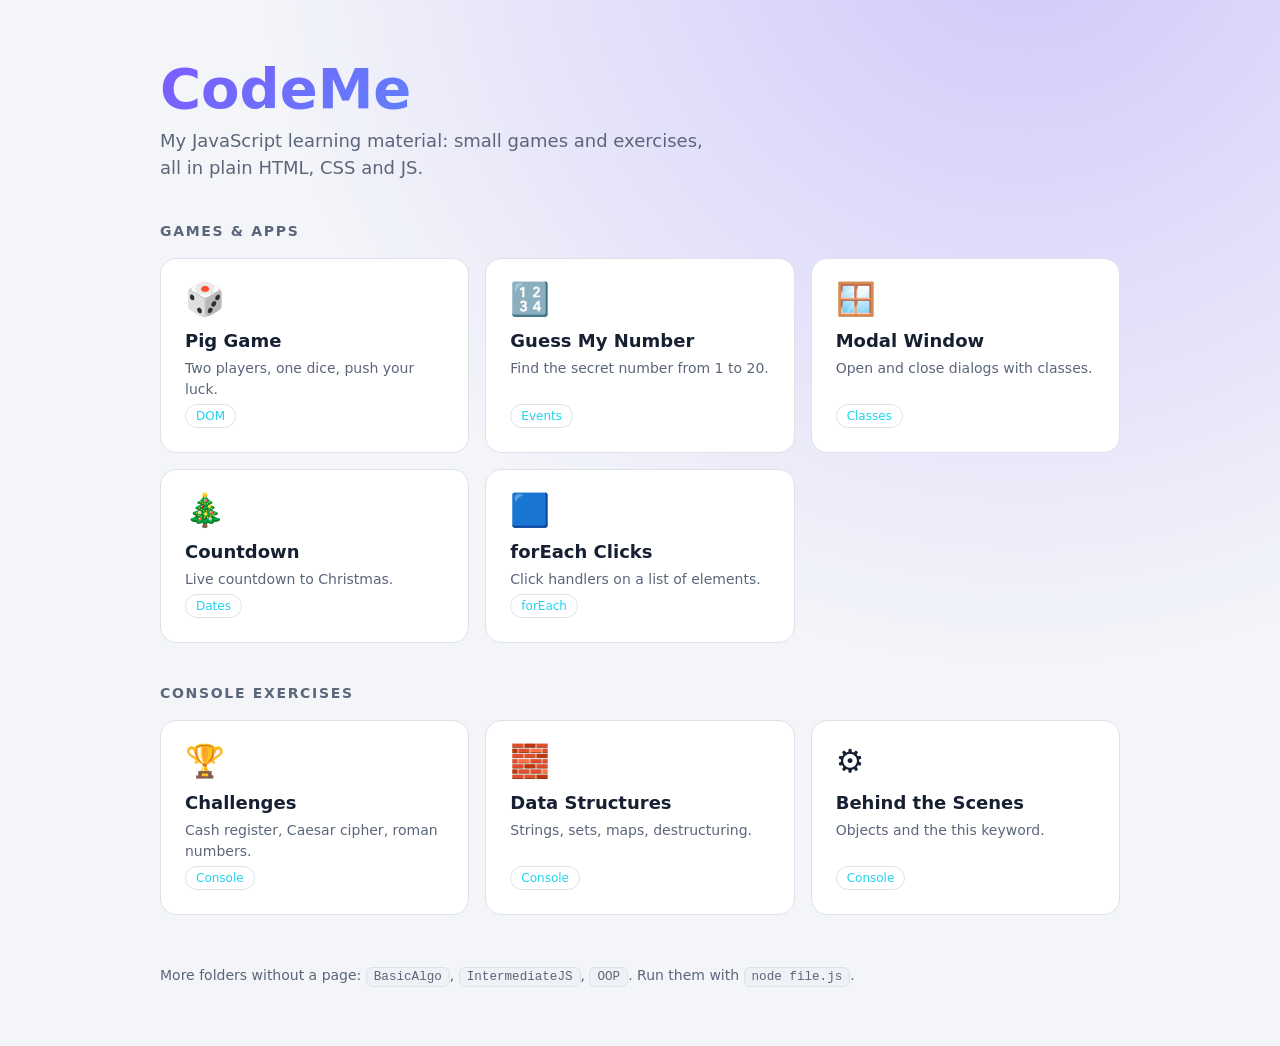
<file: index.html>
<!DOCTYPE html>
<html lang="en">

<head>
    <meta charset="UTF-8">
    <meta name="viewport" content="width=device-width, initial-scale=1.0">
    <title>CodeMe - JavaScript Practice</title>
    <link rel="stylesheet" href="theme.css">
    <style>
        body {
            padding: clamp(2rem, 6vw, 6rem) 1.6rem;
            background-image: radial-gradient(circle at 80% -10%, rgb(124 92 255 / 0.3), transparent 50%);
            background-repeat: no-repeat;
        }

        main {
            max-width: 96rem;
            margin: 0 auto;
        }

        h1 {
            margin: 0 0 0.8rem;
            font-size: clamp(3.2rem, 8vw, 5.6rem);
            line-height: 1.05;
            background: var(--accent-grad);
            -webkit-background-clip: text;
            background-clip: text;
            color: transparent;
        }

        .lead {
            margin: 0 0 4rem;
            max-width: 56rem;
            color: var(--muted);
            font-size: 1.8rem;
        }

        h2 {
            margin: 4rem 0 1.6rem;
            font-size: 1.4rem;
            letter-spacing: 0.12em;
            text-transform: uppercase;
            color: var(--muted);
        }

        .cards {
            display: grid;
            grid-template-columns: repeat(auto-fill, minmax(26rem, 1fr));
            gap: 1.6rem;
            margin: 0;
            padding: 0;
            list-style: none;
        }

        .cards a {
            display: flex;
            flex-direction: column;
            gap: 0.4rem;
            height: 100%;
            padding: 2.4rem;
            color: var(--text);
            text-decoration: none;
            background: var(--surface);
            border: 1px solid var(--border);
            border-radius: var(--radius);
            transition: transform 0.2s, border-color 0.2s, box-shadow 0.2s;
        }

        .cards a:hover,
        .cards a:focus-visible {
            transform: translateY(-4px);
            border-color: var(--accent);
            box-shadow: var(--shadow);
        }

        .emoji {
            font-size: 3.2rem;
            line-height: 1;
            margin-bottom: 0.8rem;
        }

        .cards strong {
            font-size: 1.8rem;
        }

        .cards small {
            color: var(--muted);
            font-size: 1.4rem;
        }

        .tag {
            align-self: flex-start;
            margin-top: auto;
            padding: 0.2rem 1rem;
            font-size: 1.2rem;
            color: var(--accent-2);
            border: 1px solid var(--border);
            border-radius: 999px;
        }

        footer {
            margin-top: 5rem;
            color: var(--muted);
            font-size: 1.4rem;
        }
    </style>
</head>

<body>
    <main>
        <h1>CodeMe</h1>
        <p class="lead">My JavaScript learning material: small games and exercises, all in plain HTML, CSS and JS.</p>

        <h2>Games &amp; apps</h2>
        <ul class="cards">
            <li><a href="Basics/PigGame/index.html"><span class="emoji">🎲</span><strong>Pig Game</strong><small>Two players, one dice, push your luck.</small><span class="tag">DOM</span></a></li>
            <li><a href="Basics/GuessNumber/index.html"><span class="emoji">🔢</span><strong>Guess My Number</strong><small>Find the secret number from 1 to 20.</small><span class="tag">Events</span></a></li>
            <li><a href="Basics/ModalWindow/index.html"><span class="emoji">🪟</span><strong>Modal Window</strong><small>Open and close dialogs with classes.</small><span class="tag">Classes</span></a></li>
            <li><a href="Basics/Countdown/index.html"><span class="emoji">🎄</span><strong>Countdown</strong><small>Live countdown to Christmas.</small><span class="tag">Dates</span></a></li>
            <li><a href="OOP/simpleForEach/index.html"><span class="emoji">🟦</span><strong>forEach Clicks</strong><small>Click handlers on a list of elements.</small><span class="tag">forEach</span></a></li>
        </ul>

        <h2>Console exercises</h2>
        <ul class="cards">
            <li><a href="Challenges/index.html"><span class="emoji">🏆</span><strong>Challenges</strong><small>Cash register, Caesar cipher, roman numbers.</small><span class="tag">Console</span></a></li>
            <li><a href="DataStructures/index.html"><span class="emoji">🧱</span><strong>Data Structures</strong><small>Strings, sets, maps, destructuring.</small><span class="tag">Console</span></a></li>
            <li><a href="BehindScenes/index.html"><span class="emoji">⚙️</span><strong>Behind the Scenes</strong><small>Objects and the this keyword.</small><span class="tag">Console</span></a></li>
        </ul>

        <footer>More folders without a page: <code>BasicAlgo</code>, <code>IntermediateJS</code>, <code>OOP</code>. Run them with <code>node file.js</code>.</footer>
    </main>
</body>

</html>
</file>
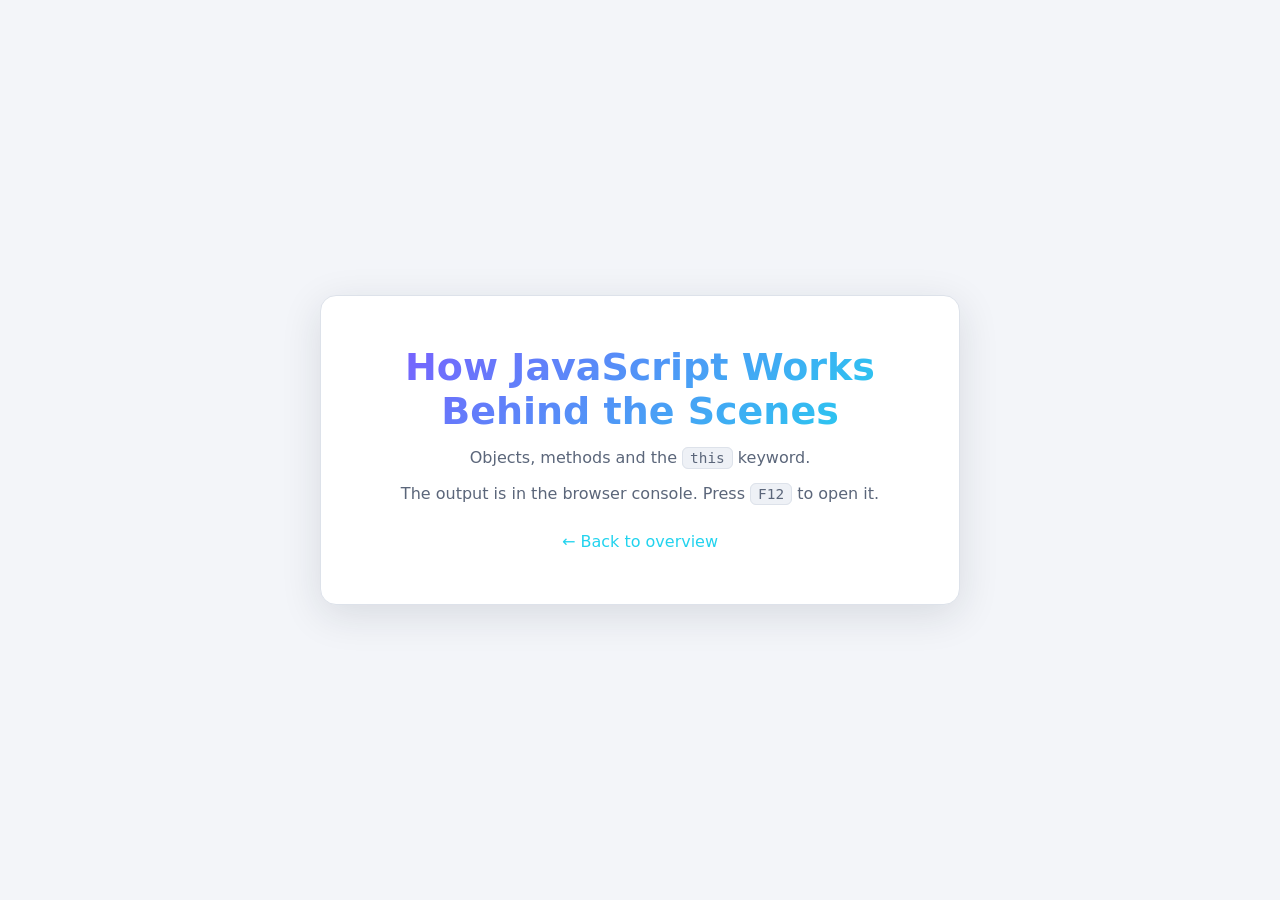
<file: BehindScenes/index.html>
<!DOCTYPE html>
<html lang="en">

<head>
    <meta charset="UTF-8" />
    <meta name="viewport" content="width=device-width, initial-scale=1.0" />
    <title>How JavaScript Works Behind the Scenes</title>
    <link rel="stylesheet" href="../theme.css" />
</head>

<body class="page">
    <main class="page-card">
        <h1>How JavaScript Works Behind the Scenes</h1>
        <p>Objects, methods and the <code>this</code> keyword.</p>
        <p>The output is in the browser console. Press <kbd>F12</kbd> to open it.</p>
        <a class="back" href="../index.html">&larr; Back to overview</a>
    </main>
    <script src="script.js"></script>
</body>

</html>
</file>
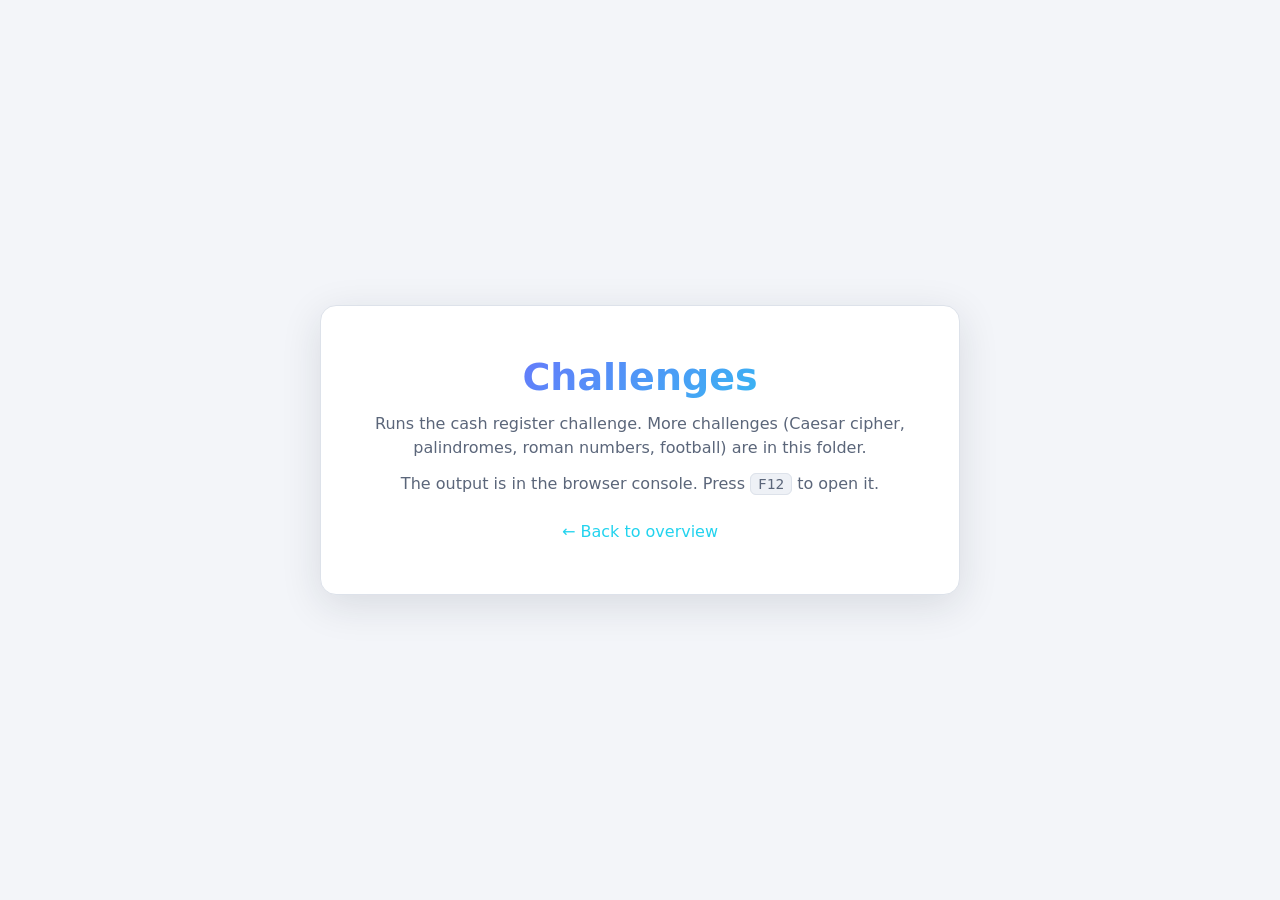
<file: Challenges/index.html>
<!DOCTYPE html>
<html lang="en">

<head>
  <meta charset="UTF-8" />
  <meta name="viewport" content="width=device-width, initial-scale=1.0" />
  <title>Challenges</title>
  <link rel="stylesheet" href="../theme.css" />
</head>

<body class="page">
  <main class="page-card">
    <h1>Challenges</h1>
    <p>Runs the cash register challenge. More challenges (Caesar cipher, palindromes, roman numbers, football) are in this folder.</p>
    <p>The output is in the browser console. Press <kbd>F12</kbd> to open it.</p>
    <a class="back" href="../index.html">&larr; Back to overview</a>
  </main>
  <script src="cashRegister.js"></script>
</body>

</html>
</file>
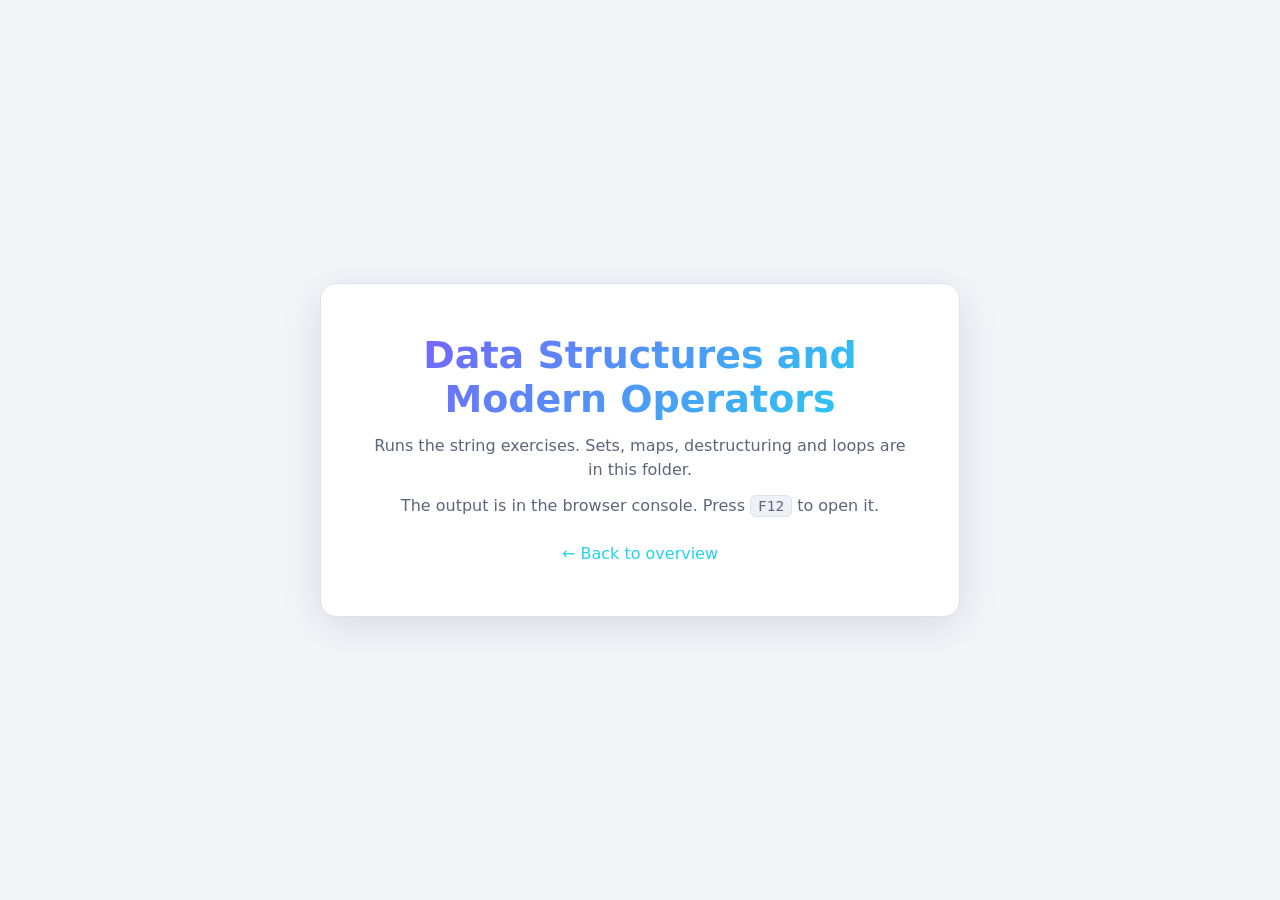
<file: DataStructures/index.html>
<!DOCTYPE html>
<html lang="en">

<head>
  <meta charset="UTF-8" />
  <meta name="viewport" content="width=device-width, initial-scale=1.0" />
  <title>Data Structures and Modern Operators</title>
  <link rel="stylesheet" href="../theme.css" />
</head>

<body class="page">
  <main class="page-card">
    <h1>Data Structures and Modern Operators</h1>
    <p>Runs the string exercises. Sets, maps, destructuring and loops are in this folder.</p>
    <p>The output is in the browser console. Press <kbd>F12</kbd> to open it.</p>
    <a class="back" href="../index.html">&larr; Back to overview</a>
  </main>
  <script src="strings2.js"></script>
</body>

</html>
</file>
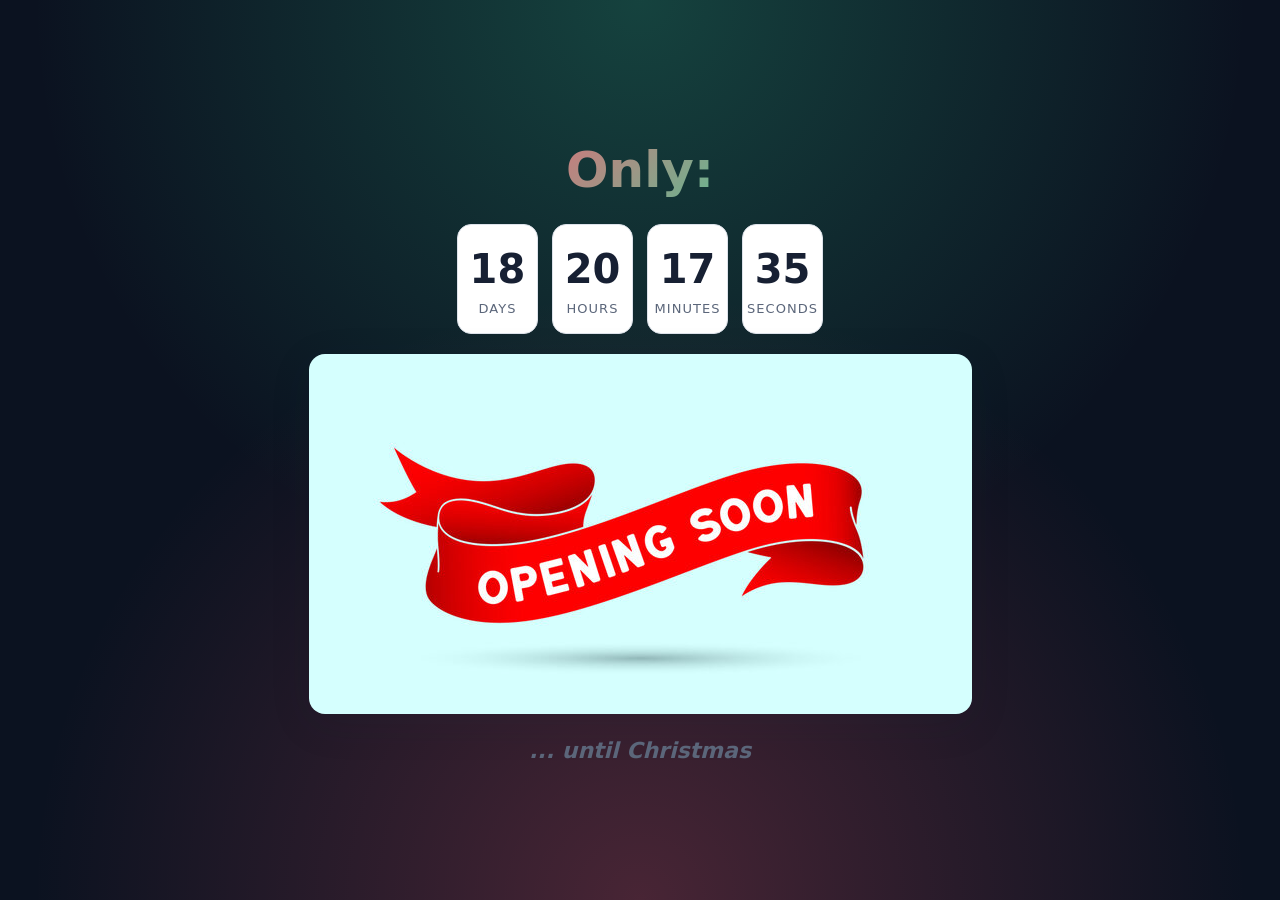
<file: Basics/Countdown/index.html>
<!DOCTYPE html>
<html lang="en">

<head>
    <meta charset="UTF-8">
    <meta name="viewport" content="width=device-width, initial-scale=1.0">
    <title>Christmas Countdown</title>
    <link rel="stylesheet" href="../../theme.css">
    <link rel="stylesheet" href="style.css">
</head>

<body>
    <section class="coming-soon">
        <div>
            <h2>Only:</h2>
            <div class="countdown">
                <div class="container-day">
                    <h3 class="day">Time</h3>
                    <h3>Days</h3>
                </div>
                <div class="container-day">
                    <h3 class="hour">Time</h3>
                    <h3>Hours</h3>
                </div>
                <div class="container-day">
                    <h3 class="minute">Time</h3>
                    <h3>Minutes</h3>
                </div>
                <div class="container-day">
                    <h3 class="second">Time</h3>
                    <h3>Seconds</h3>
                </div>
            </div>
        </div>
        <img class="waiting" src="example.png" alt="Waiting for Christmas">
        <h3 class="christmas">... until Christmas</h3>
    </section>
    <script src="app.js"></script>
</body>

</html>
</file>
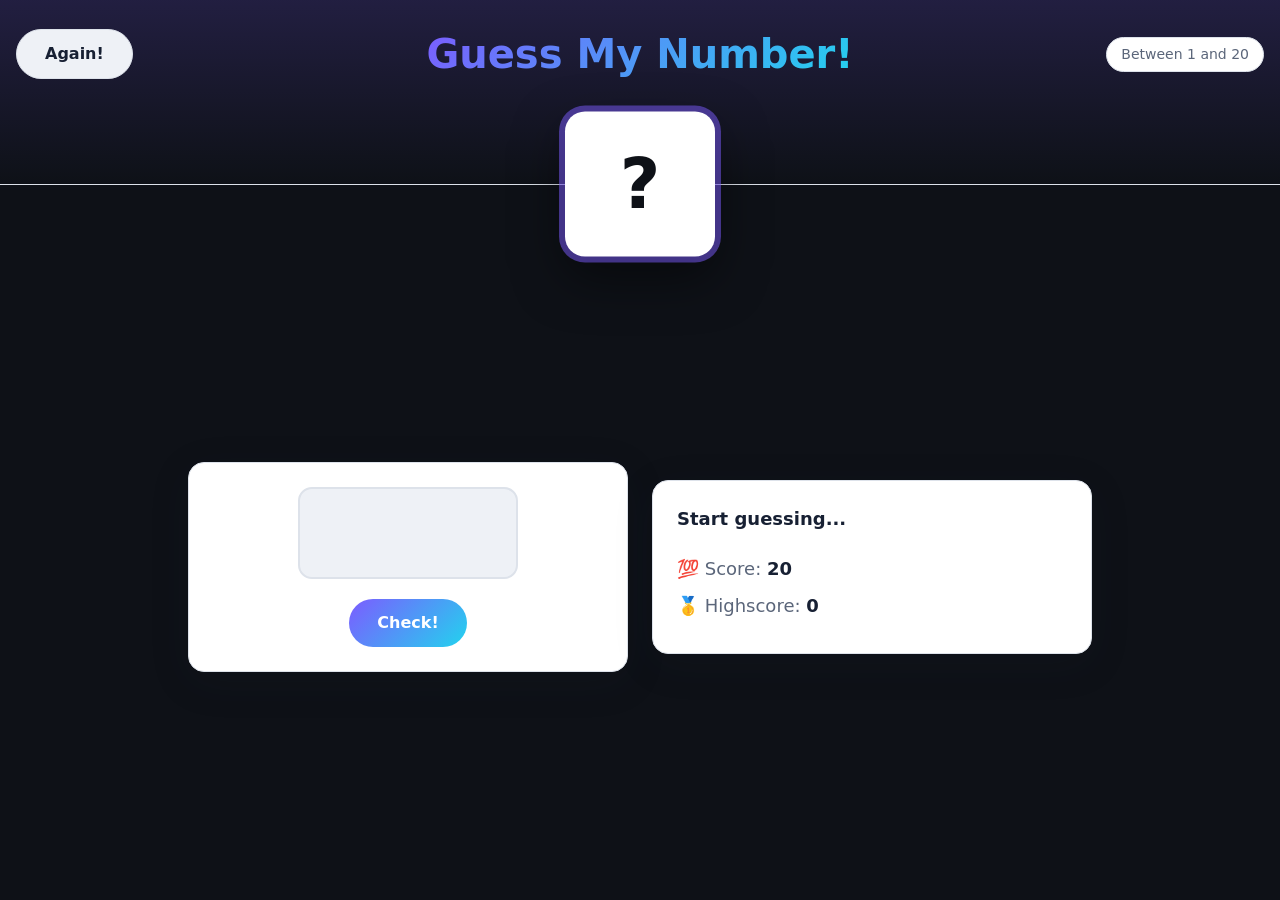
<file: Basics/GuessNumber/index.html>
<!DOCTYPE html>
<html lang="en">
  <head>
    <meta charset="UTF-8" />
    <meta name="viewport" content="width=device-width, initial-scale=1.0" />
    <link rel="stylesheet" href="../../theme.css" />
    <link rel="stylesheet" href="style.css" />
    <title>Guess My Number!</title>
  </head>
  <body>
    <header>
      <h1>Guess My Number!</h1>
      <p class="between">Between 1 and 20</p>
      <button class="btn again">Again!</button>
      <div class="number">?</div>
    </header>
    <main>
      <section class="left">
        <input type="number" class="guess" aria-label="Your guess" />
        <button class="btn check">Check!</button>
      </section>
      <section class="right">
        <p class="message">Start guessing...</p>
        <p class="label-score">💯 Score: <span class="score">20</span></p>
        <p class="label-highscore">
          🥇 Highscore: <span class="highscore">0</span>
        </p>
      </section>
    </main>
    <script src="script.js"></script>
  </body>
</html>
</file>
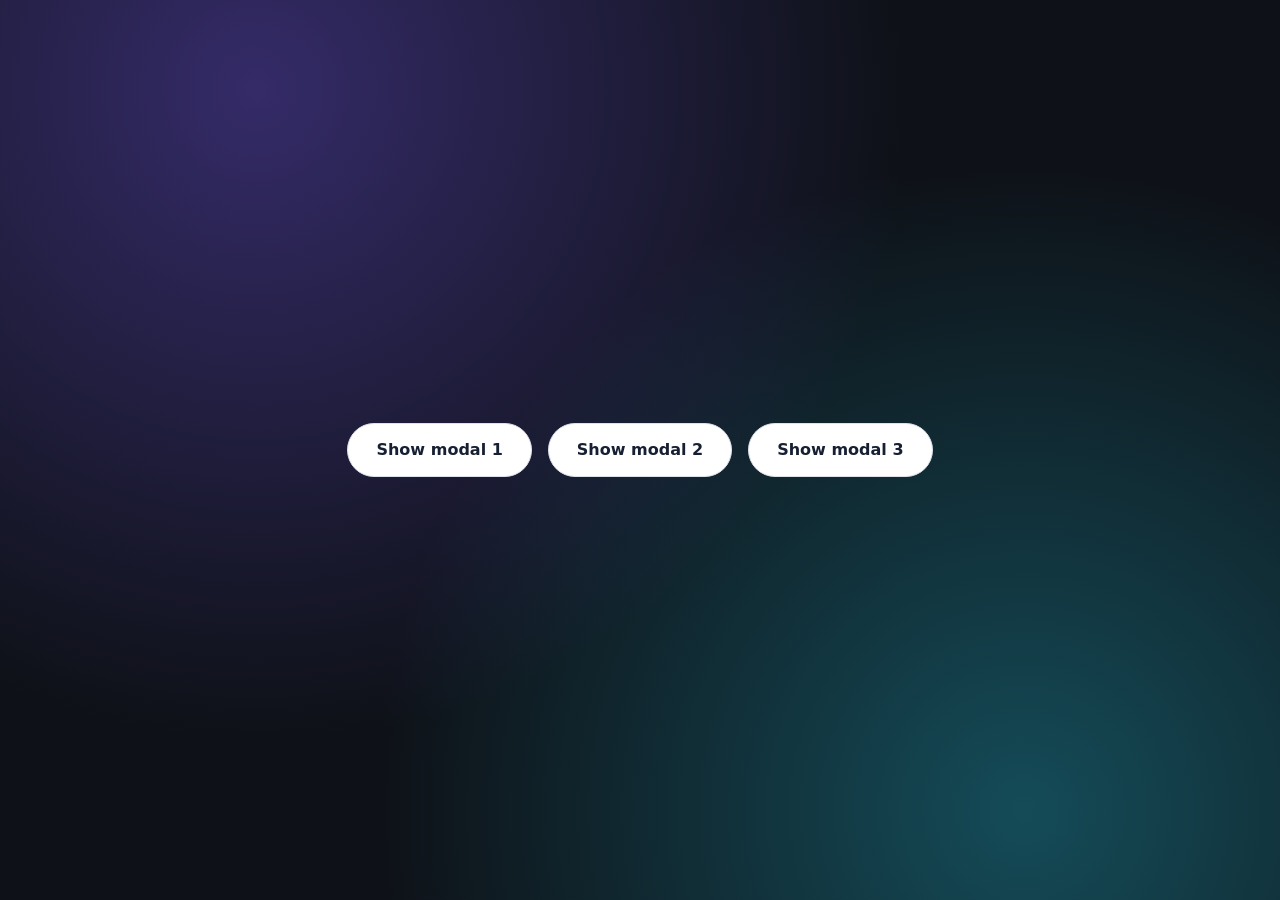
<file: Basics/ModalWindow/index.html>
<!DOCTYPE html>
<html lang="en">

<head>
  <meta charset="UTF-8" />
  <meta name="viewport" content="width=device-width, initial-scale=1.0" />
  <link rel="stylesheet" href="../../theme.css" />
  <link rel="stylesheet" href="style.css" />
  <title>Modal window</title>
</head>

<body>
  <button class="show-modal">Show modal 1</button>
  <button class="show-modal">Show modal 2</button>
  <button class="show-modal">Show modal 3</button>

  <div class="modal hidden" role="dialog" aria-modal="true" aria-labelledby="modal-title">
    <button class="close-modal" aria-label="Close">&times;</button>
    <h1 id="modal-title">I'm a modal window 😍</h1>
    <p>
      Lorem ipsum dolor sit amet, consectetur adipisicing elit, sed do eiusmod
      tempor incididunt ut labore et dolore magna aliqua. Ut enim ad minim
      veniam, quis nostrud exercitation ullamco laboris nisi ut aliquip ex ea
      commodo consequat. Duis aute irure dolor in reprehenderit in voluptate
      velit esse cillum dolore eu fugiat nulla pariatur. Excepteur sint
      occaecat cupidatat non proident, sunt in culpa qui officia deserunt
      mollit anim id est laborum.
    </p>
  </div>
  <div class="overlay hidden"></div>

  <script src="script.js"></script>
</body>

</html>
</file>
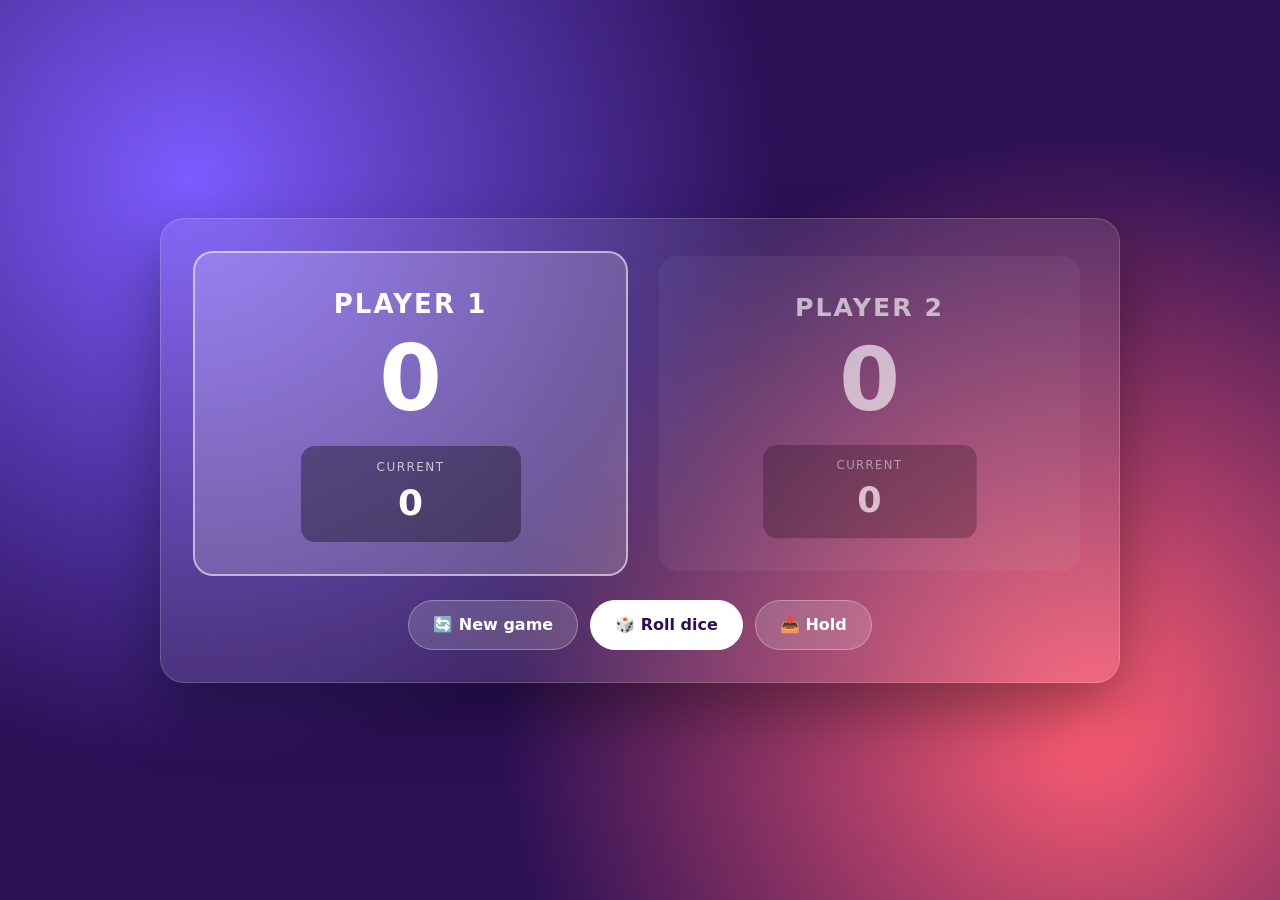
<file: Basics/PigGame/index.html>
<!DOCTYPE html>
<html lang="en">
  <head>
    <meta charset="UTF-8" />
    <meta name="viewport" content="width=device-width, initial-scale=1.0" />
    <link rel="stylesheet" href="../../theme.css" />
    <link rel="stylesheet" href="style.css" />
    <title>Pig Game</title>
  </head>
  <body>
    <main>
      <div class="board">
        <section class="player player--0 player--active">
          <h2 class="name" id="name--0">Player 1</h2>
          <p class="score" id="score--0">0</p>
          <div class="current">
            <p class="current-label">Current</p>
            <p class="current-score" id="current--0">0</p>
          </div>
        </section>
        <section class="player player--1">
          <h2 class="name" id="name--1">Player 2</h2>
          <p class="score" id="score--1">0</p>
          <div class="current">
            <p class="current-label">Current</p>
            <p class="current-score" id="current--1">0</p>
          </div>
        </section>
      </div>

      <div class="controls">
        <img src="dice-5.png" alt="Playing dice" class="dice" />
        <div class="actions">
          <button class="btn btn--new">🔄 New game</button>
          <button class="btn btn--roll">🎲 Roll dice</button>
          <button class="btn btn--hold">📥 Hold</button>
        </div>
      </div>
    </main>
    <script src="script.js"></script>
  </body>
</html>
</file>
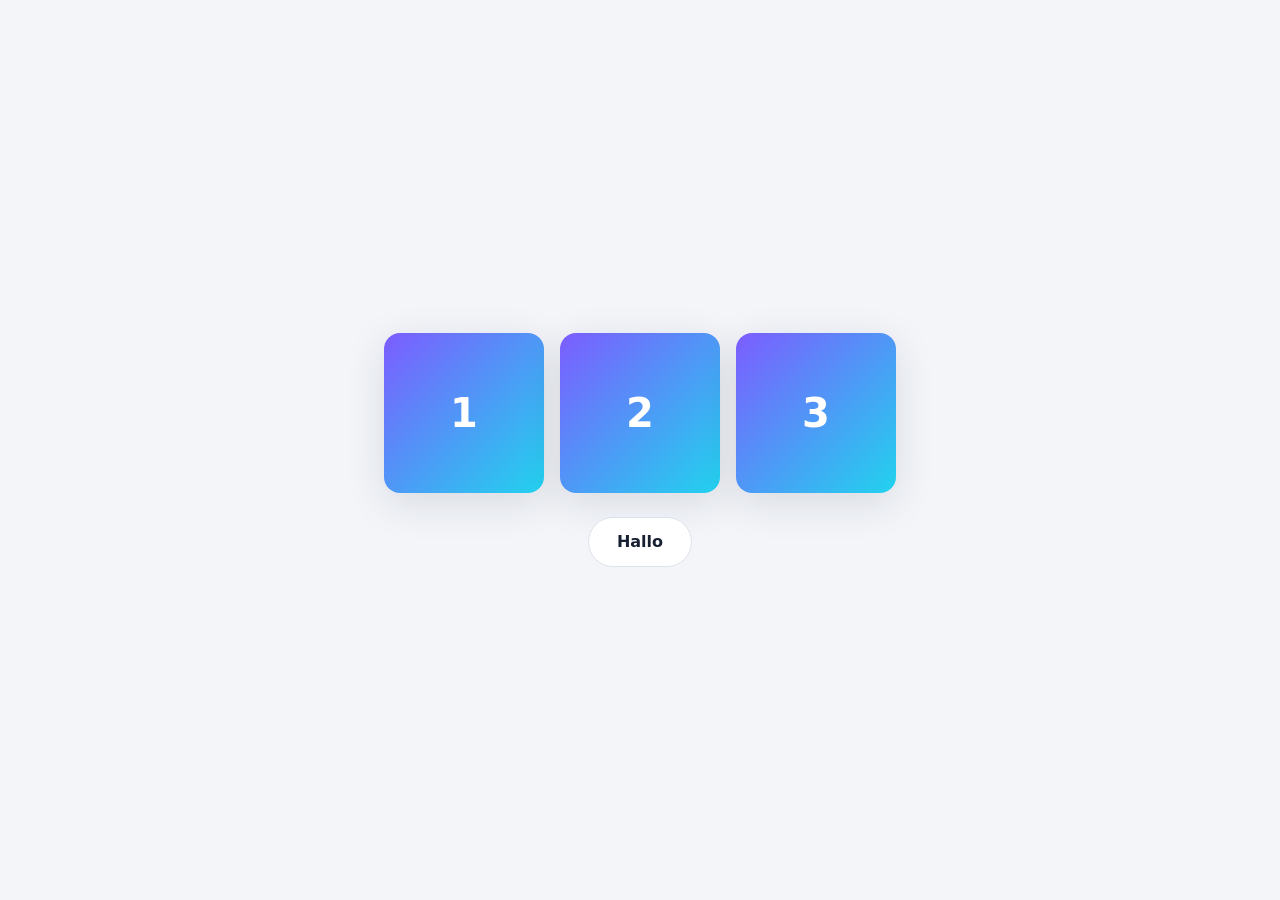
<file: OOP/simpleForEach/index.html>
<!DOCTYPE html>
<html lang="en">

<head>
    <meta charset="UTF-8">
    <meta name="viewport" content="width=device-width, initial-scale=1.0">
    <title>forEach with click events</title>
    <link rel="stylesheet" href="../../theme.css">
    <link rel="stylesheet" href="foreach.css">
</head>

<body>
    <div class="grid">
        <div class="square" id="1">1</div>
        <div class="square" id="2">2</div>
        <div class="square" id="3">3</div>
    </div>

    <button id="myTest">Hallo</button>
    <script src="foreach.js"></script>
</body>

</html>
</file>
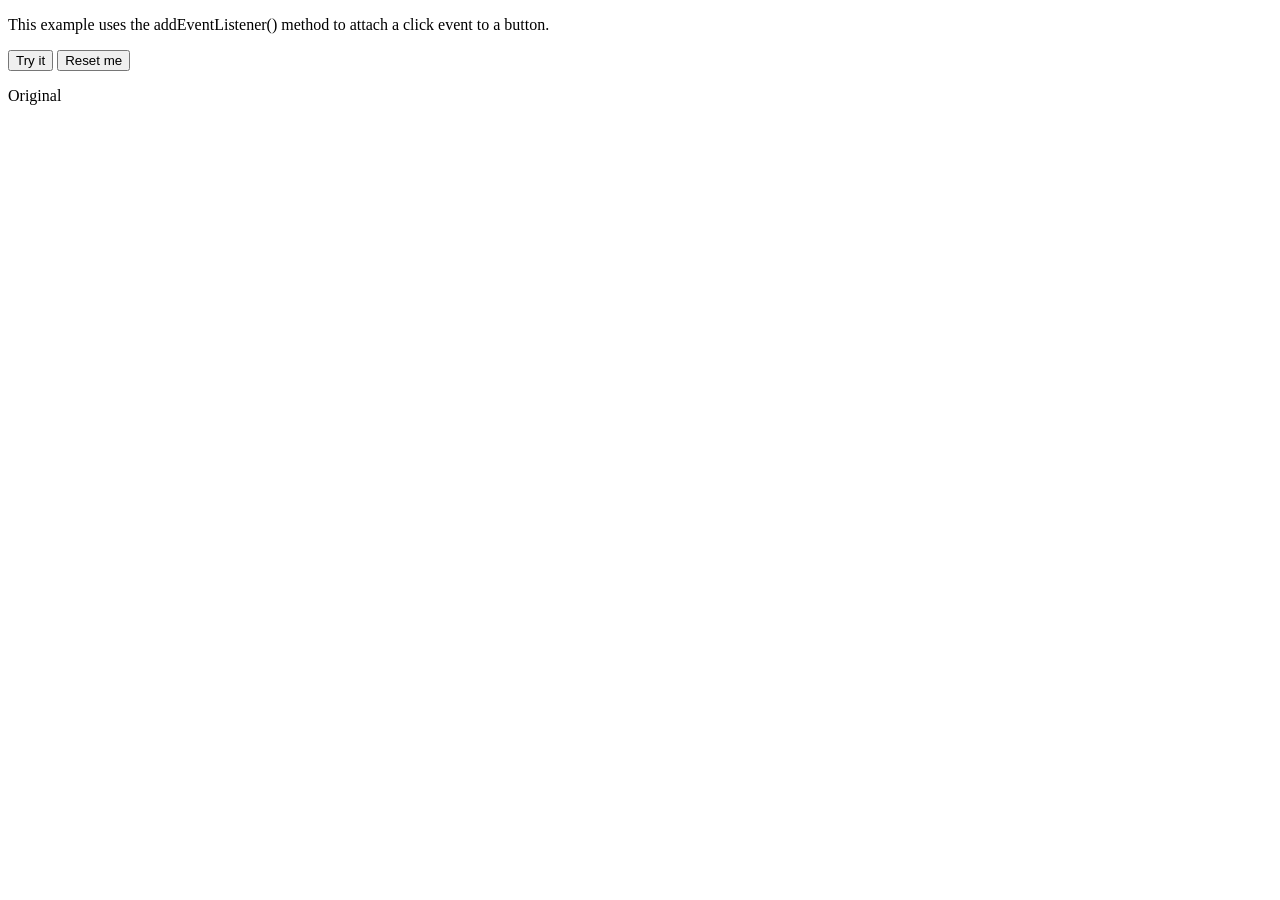
<file: OOP/simpleElementChange.html>
<!DOCTYPE html>
<html>

<body>

    <p>This example uses the addEventListener() method to attach a click event to a button.</p>

    <button id="myBtn">Try it</button>
    <button id="myBtn2">Reset me</button>

    <!-- <p><strong>Note:</strong> The addEventListener() method is not supported in Internet Explorer 8 and earlier
        versions.</p> -->

    <p id="demo">Original</p>

    <script>

        // einmal die Variable target definiert, ist einfacher zum lesen
        // und dann in 2 Varianten umgesetzt einmal lang mit document...  und einmal nur mit variabler
        const target = document.getElementById("demo");
        document.getElementById("myBtn").addEventListener("click", function () {
            target.innerHTML = "Hello World";
        });

        const secondOne = document.getElementById("myBtn2");
        secondOne.addEventListener("click", function () {
            target.innerHTML = "Original";
        });

    // function clickOutcome() {
    // console.log("Hallo again oder so");
    // alert("You did it");
    // }

    </script>

</body>

</html>
</file>
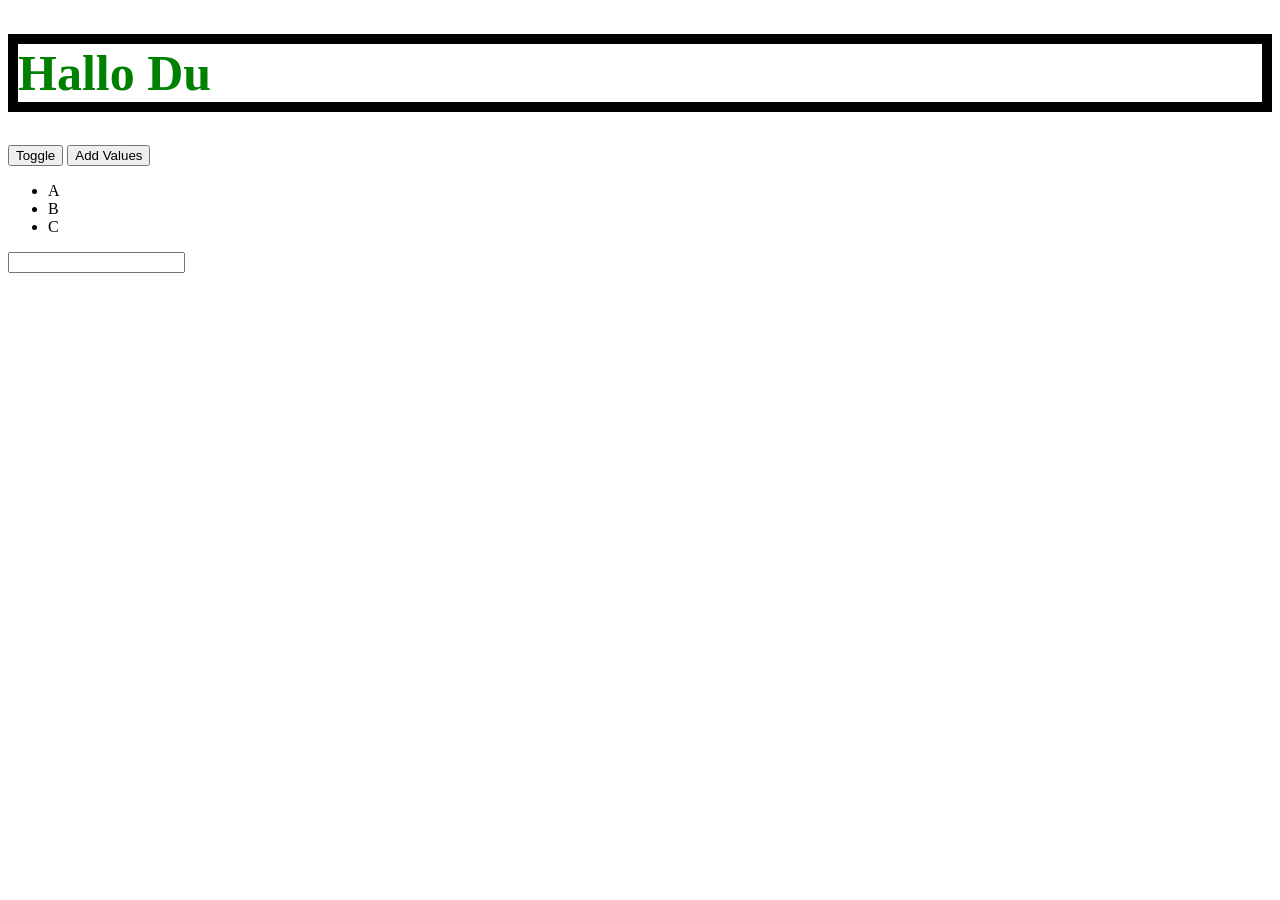
<file: Basics/BasicLessions/AddElements.html>
<!DOCTYPE html>
<html lang="en">

<head>
    <meta charset="UTF-8">
    <meta http-equiv="X-UA-Compatible" content="IE=edge">
    <meta name="viewport" content="width=device-width, initial-scale=1.0">
    <link rel="stylesheet" href="style.css">
    <title>Document</title>

</head>

<body>

    <h1 class="title">Hallo Du</h1>
    <button class="changeColor">Toggle</button>
    <button class="addListBtn">Add Values</button>

    <nav>
        <ul class="name-list">
            <li>A</li>
            <li>B</li>
            <li>C</li>
        </ul>
    </nav>

    <input class="list-input" type=" text" class>
</body>

<!-- Wichtig das Script unten anfügen -->
<script src="app.js"></script>

</html>
</file>
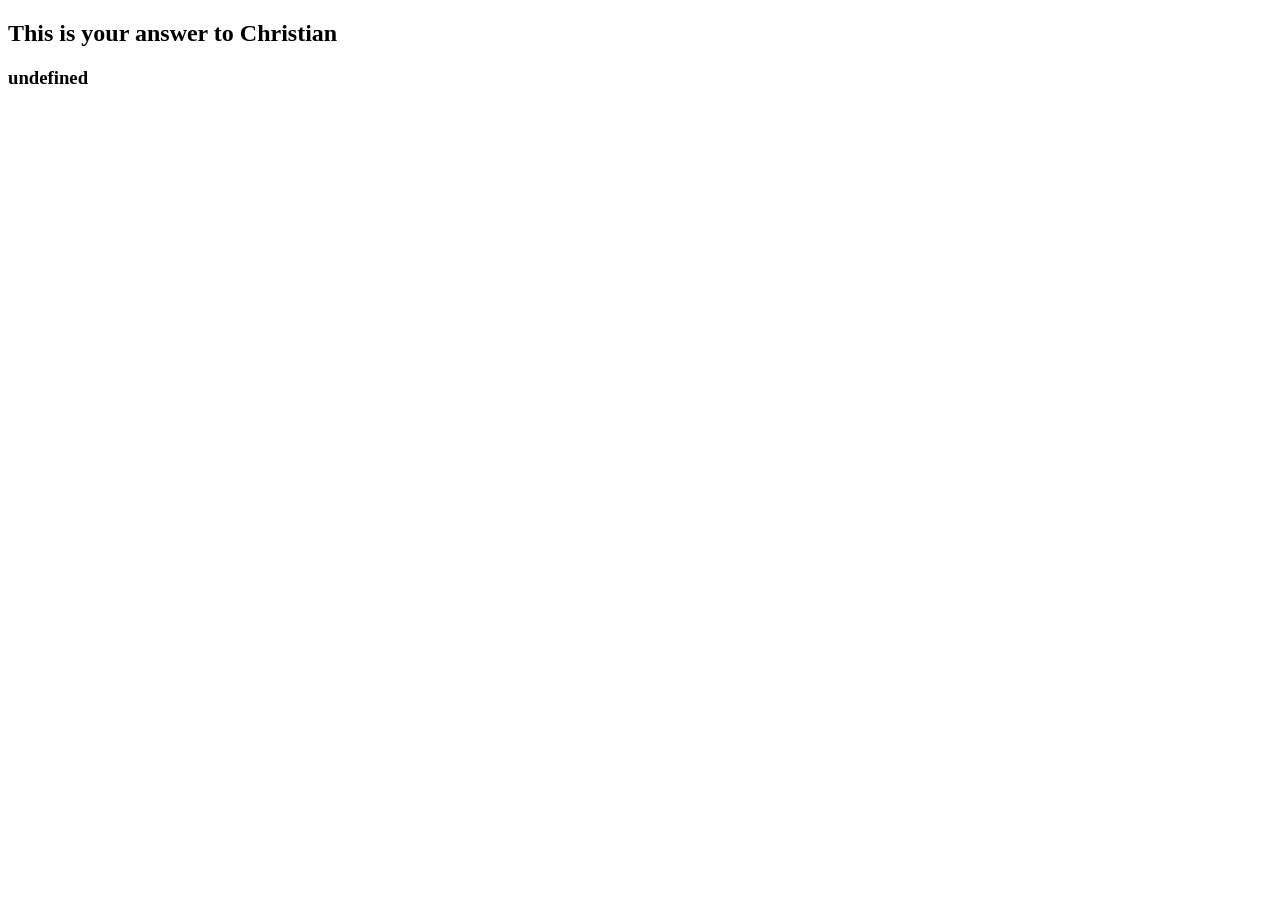
<file: Basics/BasicLessions/dotVsBrackets.html>
<!DOCTYPE html>
<html lang="en">

<head>
    <meta charset="UTF-8">
    <meta http-equiv="X-UA-Compatible" content="IE=edge">
    <meta name="viewport" content="width=device-width, initial-scale=1.0">
    <title>Document</title>
</head>

<body>
    <h2>This is your answer to Christian</h2>
    <h3 class="answer">Text</h3>


    <script src="dotVSBrackets.js"></script>

</body>

</html>
</file>
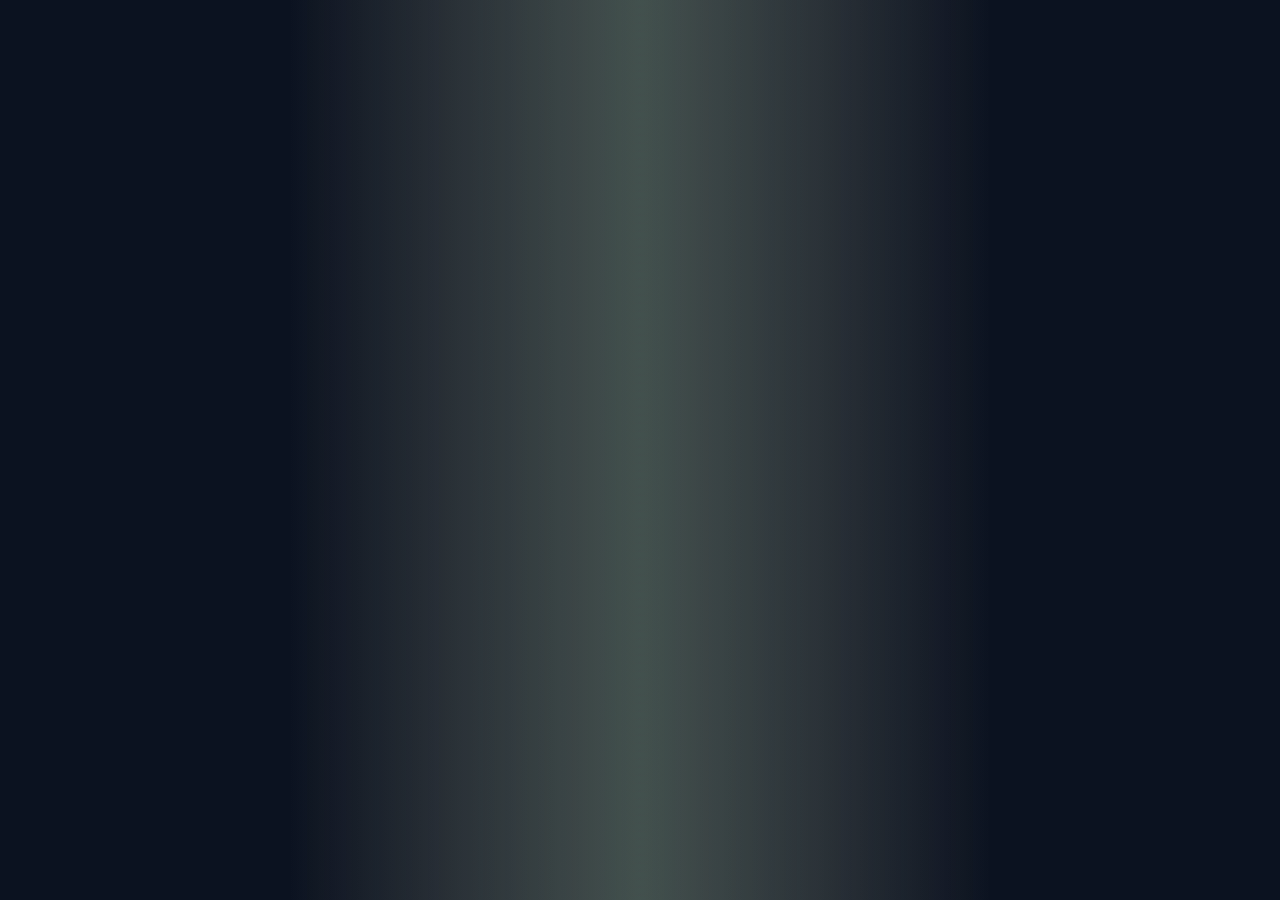
<file: Basics/Countdown/index_vanilla.html>
<!DOCTYPE html>
<html lang="en">

<head>
    <meta charset="UTF-8">
    <meta http-equiv="X-UA-Compatible" content="IE=edge">
    <meta name="viewport" content="width=device-width, initial-scale=1.0">
    <title>Document</title>
    <link href='http://fonts.googleapis.com/css?family=Lato&subset=latin,latin-ext' rel='stylesheet' type='text/css'>
    <link rel="stylesheet" href="style.css">
</head>

<body>
    <script src="app.js"></script>
</body>

</html>
</file>
<file: theme.css>
/* Shared design tokens and base styles for all CodeMe pages */
:root {
    --bg: #0e1117;
    --surface: #171b24;
    --surface-2: #1f2430;
    --border: #2a3140;
    --text: #eef1f6;
    --muted: #98a2b3;
    --accent: #7c5cff;
    --accent-2: #22d3ee;
    --accent-grad: linear-gradient(135deg, var(--accent), var(--accent-2));
    --danger: #ff5d73;
    --success: #34d399;
    --radius: 16px;
    --shadow: 0 10px 40px rgb(0 0 0 / 0.35);
    --font: system-ui, -apple-system, "Segoe UI", Roboto, sans-serif;
    color-scheme: dark;
}

@media (prefers-color-scheme: light) {
    :root {
        --bg: #f3f5f9;
        --surface: #ffffff;
        --surface-2: #eef1f6;
        --border: #dde2ea;
        --text: #172033;
        --muted: #5b667a;
        --shadow: 0 10px 40px rgb(23 32 51 / 0.12);
        color-scheme: light;
    }
}

*,
*::before,
*::after {
    box-sizing: border-box;
}

html {
    font-size: 62.5%;
    -webkit-text-size-adjust: 100%;
}

body {
    margin: 0;
    min-height: 100vh;
    font-family: var(--font);
    font-size: 1.6rem;
    line-height: 1.5;
    color: var(--text);
    background-color: var(--bg);
}

:focus-visible {
    outline: 3px solid var(--accent-2);
    outline-offset: 3px;
}

@media (prefers-reduced-motion: reduce) {
    * {
        animation: none !important;
        transition: none !important;
    }
}

/* Info pages for console exercises */
.page {
    min-height: 100vh;
    display: grid;
    place-items: center;
    padding: 2.4rem 1.6rem;
}

.page-card {
    width: min(64rem, 100%);
    padding: clamp(2.4rem, 6vw, 5rem);
    background: var(--surface);
    border: 1px solid var(--border);
    border-radius: var(--radius);
    box-shadow: var(--shadow);
    text-align: center;
}

.page-card h1 {
    margin: 0 0 1.2rem;
    font-size: clamp(2.4rem, 6vw, 3.8rem);
    line-height: 1.15;
    background: var(--accent-grad);
    -webkit-background-clip: text;
    background-clip: text;
    color: transparent;
}

.page-card p {
    margin: 0 0 1.2rem;
    color: var(--muted);
}

kbd,
code {
    padding: 0.2rem 0.7rem;
    background: var(--surface-2);
    border: 1px solid var(--border);
    border-radius: 6px;
    font-size: 0.9em;
}

.back {
    display: inline-block;
    margin-top: 1.2rem;
    color: var(--accent-2);
    text-decoration: none;
}

.back:hover {
    text-decoration: underline;
}
</file>
<file: Basics/Countdown/style.css>
body {
    background-color: #0b1220;
    background-image:
        radial-gradient(circle at 50% 0, rgb(52 211 153 / 0.25), transparent 55%),
        radial-gradient(circle at 50% 100%, rgb(255 93 115 / 0.25), transparent 55%);
}

.coming-soon {
    min-height: 100vh;
    padding: 2.4rem 1.6rem;
    display: flex;
    flex-direction: column;
    align-items: center;
    justify-content: center;
    gap: 2rem;
    text-align: center;
}

h2 {
    margin: 0 0 1.6rem;
    font-size: clamp(2.8rem, 8vw, 5rem);
    background: linear-gradient(135deg, #ff5d73, #34d399);
    -webkit-background-clip: text;
    background-clip: text;
    color: transparent;
}

.countdown {
    display: grid;
    grid-template-columns: repeat(4, minmax(0, 1fr));
    gap: clamp(0.6rem, 2vw, 1.4rem);
    width: min(56rem, 100%);
}

.container-day {
    padding: 1.4rem 0.4rem;
    background: var(--surface);
    border: 1px solid var(--border);
    border-radius: 14px;
}

.container-day h3 {
    margin: 0;
    font-size: clamp(1rem, 2.8vw, 1.3rem);
    font-weight: 500;
    letter-spacing: 0.08em;
    text-transform: uppercase;
    color: var(--muted);
}

.container-day .day,
.container-day .hour,
.container-day .minute,
.container-day .second {
    font-size: clamp(2.4rem, 8vw, 4rem);
    font-weight: 800;
    letter-spacing: 0;
    text-transform: none;
    color: var(--text);
    font-variant-numeric: tabular-nums;
}

.waiting {
    max-width: 100%;
    max-height: 40vh;
    border-radius: var(--radius);
    box-shadow: var(--shadow);
    object-fit: contain;
}

.christmas {
    margin: 0;
    font-size: clamp(1.6rem, 4vw, 2.2rem);
    font-style: italic;
    color: var(--muted);
}
</file>
<file: Basics/GuessNumber/style.css>
/* Guess My Number - neon arcade look.
   script.js sets body background-color and .number width inline, so keep those as plain properties. */
body {
    display: flex;
    flex-direction: column;
    background-color: #0e1117;
    transition: background-color 0.4s;
}

header {
    position: relative;
    padding: 2.4rem 1.6rem 10rem;
    display: grid;
    grid-template-columns: 1fr auto 1fr;
    grid-template-areas: "again title between";
    align-items: center;
    gap: 1.2rem;
    border-bottom: 1px solid var(--border);
    background: linear-gradient(180deg, rgb(124 92 255 / 0.18), transparent);
}

h1 {
    grid-area: title;
    margin: 0;
    font-size: clamp(2.2rem, 5vw, 4rem);
    text-align: center;
    background: var(--accent-grad);
    -webkit-background-clip: text;
    background-clip: text;
    color: transparent;
}

.again {
    grid-area: again;
    justify-self: start;
}

.between {
    grid-area: between;
    justify-self: end;
    margin: 0;
    padding: 0.6rem 1.4rem;
    font-size: 1.4rem;
    color: var(--muted);
    background: var(--surface);
    border: 1px solid var(--border);
    border-radius: 999px;
}

.number {
    position: absolute;
    bottom: 0;
    left: 50%;
    transform: translate(-50%, 50%);
    width: 15rem;
    max-width: 80vw;
    padding: 2rem 0;
    text-align: center;
    font-size: clamp(4rem, 10vw, 7rem);
    font-weight: 800;
    color: #0e1117;
    background: #fff;
    border-radius: 20px;
    box-shadow: 0 0 0 6px rgb(124 92 255 / 0.5), 0 20px 50px rgb(0 0 0 / 0.5);
    transition: width 0.4s;
}

main {
    flex: 1;
    padding: 8rem 1.6rem 3.2rem;
    display: flex;
    flex-wrap: wrap;
    align-items: center;
    justify-content: center;
    gap: 2.4rem;
}

.left,
.right {
    flex: 1 1 28rem;
    max-width: 44rem;
    padding: 2.4rem;
    background: var(--surface);
    border: 1px solid var(--border);
    border-radius: var(--radius);
    box-shadow: var(--shadow);
}

.left {
    display: flex;
    flex-direction: column;
    align-items: center;
    gap: 2rem;
}

.right {
    font-size: 1.8rem;
}

.guess {
    width: 100%;
    max-width: 22rem;
    padding: 1.4rem;
    font: inherit;
    font-size: 4rem;
    font-weight: 700;
    text-align: center;
    color: var(--text);
    background: var(--surface-2);
    border: 2px solid var(--border);
    border-radius: 14px;
}

.guess:focus {
    outline: none;
    border-color: var(--accent);
}

.btn {
    padding: 1.2rem 2.8rem;
    font: inherit;
    font-size: 1.6rem;
    font-weight: 700;
    color: #fff;
    background: var(--accent-grad);
    border: none;
    border-radius: 999px;
    cursor: pointer;
    transition: transform 0.15s, filter 0.2s;
}

.btn:hover {
    filter: brightness(1.12);
}

.btn:active {
    transform: translateY(2px);
}

.again {
    background: var(--surface-2);
    color: var(--text);
    border: 1px solid var(--border);
}

.message {
    min-height: 3rem;
    margin: 0 0 2rem;
    font-weight: 600;
}

.label-score,
.label-highscore {
    margin: 0 0 1rem;
    color: var(--muted);
}

.score,
.highscore {
    color: var(--text);
    font-weight: 800;
}

@media (max-width: 600px) {
    header {
        grid-template-columns: 1fr 1fr;
        grid-template-areas:
            "again between"
            "title title";
        padding-bottom: 10.5rem;
    }
}
</file>
<file: Basics/ModalWindow/style.css>
body {
    min-height: 100vh;
    display: flex;
    flex-wrap: wrap;
    align-content: center;
    justify-content: center;
    gap: 1.6rem;
    padding: 2.4rem 1.6rem;
    background-color: #0e1117;
    background-image:
        radial-gradient(circle at 20% 10%, rgb(124 92 255 / 0.35), transparent 50%),
        radial-gradient(circle at 80% 90%, rgb(34 211 238 / 0.3), transparent 50%);
}

.show-modal {
    padding: 1.4rem 2.8rem;
    font: inherit;
    font-weight: 600;
    color: var(--text);
    background: var(--surface);
    border: 1px solid var(--border);
    border-radius: 999px;
    cursor: pointer;
    transition: transform 0.15s, border-color 0.2s;
}

.show-modal:hover {
    border-color: var(--accent);
    transform: translateY(-2px);
}

.modal {
    position: fixed;
    top: 50%;
    left: 50%;
    transform: translate(-50%, -50%);
    width: min(60rem, calc(100% - 3.2rem));
    max-height: calc(100vh - 3.2rem);
    overflow-y: auto;
    padding: clamp(2.4rem, 6vw, 4.8rem);
    background: var(--surface);
    border: 1px solid var(--border);
    border-radius: 20px;
    box-shadow: var(--shadow);
    z-index: 10;
    animation: pop 0.2s ease-out;
}

.modal h1 {
    margin: 0 3rem 1.6rem 0;
    font-size: clamp(2rem, 5vw, 2.8rem);
}

.modal p {
    margin: 0;
    color: var(--muted);
}

.close-modal {
    position: absolute;
    top: 1.2rem;
    right: 1.4rem;
    width: 4rem;
    height: 4rem;
    font-size: 2.8rem;
    line-height: 1;
    color: var(--muted);
    background: var(--surface-2);
    border: none;
    border-radius: 50%;
    cursor: pointer;
}

.close-modal:hover {
    color: var(--text);
}

.overlay {
    position: fixed;
    inset: 0;
    background: rgb(0 0 0 / 0.6);
    backdrop-filter: blur(4px);
    -webkit-backdrop-filter: blur(4px);
    z-index: 5;
}

.hidden {
    display: none;
}

@keyframes pop {
    from {
        opacity: 0;
        transform: translate(-50%, -48%) scale(0.97);
    }
}
</file>
<file: Basics/PigGame/style.css>
/* Pig Game - modern glass look */
body {
    min-height: 100vh;
    display: grid;
    place-items: center;
    padding: 1.6rem;
    background-color: #2b1055;
    background-image:
        radial-gradient(circle at 15% 20%, #7c5cff 0, transparent 45%),
        radial-gradient(circle at 85% 80%, #ff5d73 0, transparent 45%);
    background-attachment: fixed;
}

main {
    width: min(96rem, 100%);
    padding: clamp(1.6rem, 4vw, 3.2rem);
    display: flex;
    flex-direction: column;
    gap: 2.4rem;
    background: rgb(255 255 255 / 0.1);
    backdrop-filter: blur(24px);
    -webkit-backdrop-filter: blur(24px);
    border: 1px solid rgb(255 255 255 / 0.18);
    border-radius: 24px;
    box-shadow: 0 30px 60px rgb(0 0 0 / 0.35);
    color: #fff;
}

.board {
    display: grid;
    grid-template-columns: 1fr 1fr;
    gap: clamp(1rem, 3vw, 2.4rem);
}

.player {
    padding: clamp(1.6rem, 4vw, 3.2rem) 1.6rem;
    display: flex;
    flex-direction: column;
    align-items: center;
    gap: 1rem;
    background: rgb(255 255 255 / 0.08);
    border: 2px solid transparent;
    border-radius: 20px;
    opacity: 0.65;
    transform: scale(0.97);
    transition: all 0.4s ease;
}

.player--active {
    opacity: 1;
    transform: scale(1);
    background: rgb(255 255 255 / 0.18);
    border-color: rgb(255 255 255 / 0.55);
}

.name {
    margin: 0;
    font-size: clamp(1.6rem, 4vw, 2.6rem);
    font-weight: 600;
    letter-spacing: 0.08em;
    text-transform: uppercase;
}

.score {
    margin: 0 0 1.2rem;
    font-size: clamp(4.8rem, 12vw, 9rem);
    font-weight: 800;
    line-height: 1;
    font-variant-numeric: tabular-nums;
}

.current {
    width: min(100%, 22rem);
    padding: 1.2rem 1.6rem;
    text-align: center;
    background: rgb(0 0 0 / 0.35);
    border-radius: 14px;
}

.current-label {
    margin: 0;
    font-size: 1.2rem;
    letter-spacing: 0.12em;
    text-transform: uppercase;
    color: rgb(255 255 255 / 0.7);
}

.current-score {
    margin: 0;
    font-size: clamp(2.4rem, 6vw, 3.6rem);
    font-weight: 700;
}

.controls {
    display: flex;
    flex-direction: column;
    align-items: center;
    gap: 1.6rem;
}

.dice {
    height: clamp(7rem, 18vw, 11rem);
    border-radius: 18px;
    box-shadow: 0 20px 40px rgb(0 0 0 / 0.35);
}

.actions {
    display: flex;
    flex-wrap: wrap;
    justify-content: center;
    gap: 1.2rem;
}

.btn {
    padding: 1.2rem 2.4rem;
    font: inherit;
    font-size: 1.6rem;
    font-weight: 600;
    color: #fff;
    background: rgb(255 255 255 / 0.16);
    border: 1px solid rgb(255 255 255 / 0.3);
    border-radius: 999px;
    cursor: pointer;
    transition: transform 0.15s, background 0.2s;
}

.btn:hover {
    background: rgb(255 255 255 / 0.28);
}

.btn:active {
    transform: translateY(2px);
}

.btn--roll {
    background: #fff;
    color: #2b1055;
    border-color: #fff;
}

.btn--roll:hover {
    background: #f0e9ff;
}

.player--winner {
    background: #11131a;
    border-color: #ffd166;
    opacity: 1;
}

.player--winner .name::after {
    content: " 🏆";
}

.player--winner .score {
    color: #ffd166;
}

.hidden {
    display: none;
}

@media (max-width: 480px) {
    .player {
        padding-inline: 0.8rem;
    }
}
</file>
<file: OOP/simpleForEach/foreach.css>
body {
    min-height: 100vh;
    display: grid;
    place-content: center;
    justify-items: center;
    gap: 2.4rem;
    padding: 2.4rem 1.6rem;
}

.grid {
    display: grid;
    grid-template-columns: repeat(3, minmax(8rem, 16rem));
    gap: 1.6rem;
    height: auto;
    background: none;
}

.square {
    aspect-ratio: 1;
    display: grid;
    place-items: center;
    font-size: 4rem;
    font-weight: 800;
    color: #fff;
    background: var(--accent-grad);
    border-radius: var(--radius);
    box-shadow: var(--shadow);
    cursor: pointer;
    transition: transform 0.15s;
    height: auto;
    width: auto;
}

.square:hover {
    transform: translateY(-4px);
}

#myTest {
    padding: 1.2rem 2.8rem;
    font: inherit;
    font-weight: 600;
    color: var(--text);
    background: var(--surface);
    border: 1px solid var(--border);
    border-radius: 999px;
    cursor: pointer;
}
</file>
<file: Basics/BasicLessions/style.css>
.changeFromCSS{
    color: lightblue;
    font-size: 50px;
    border: 10px solid black;
}
</file>
